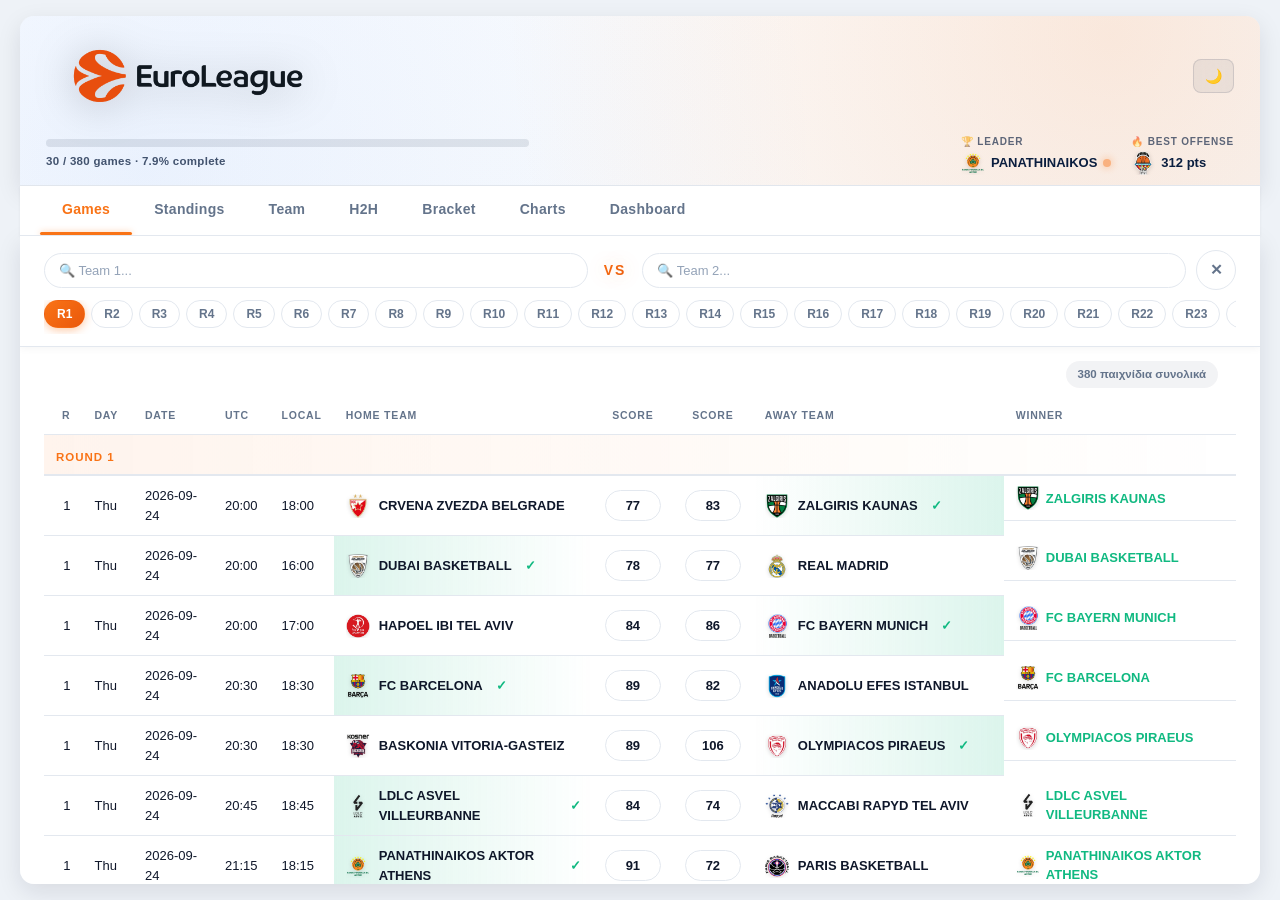
<file: index.html>
<!DOCTYPE html>
<html lang="en">
<head>
  <meta charset="UTF-8">
  <meta http-equiv="refresh" content="0; url=EuroLeague.html">
  <title>EuroLeague Tracker</title>
</head>
<body>
  <p>Loading... <a href="EuroLeague.html">Click here if not redirected</a></p>
</body>
</html>
</file>
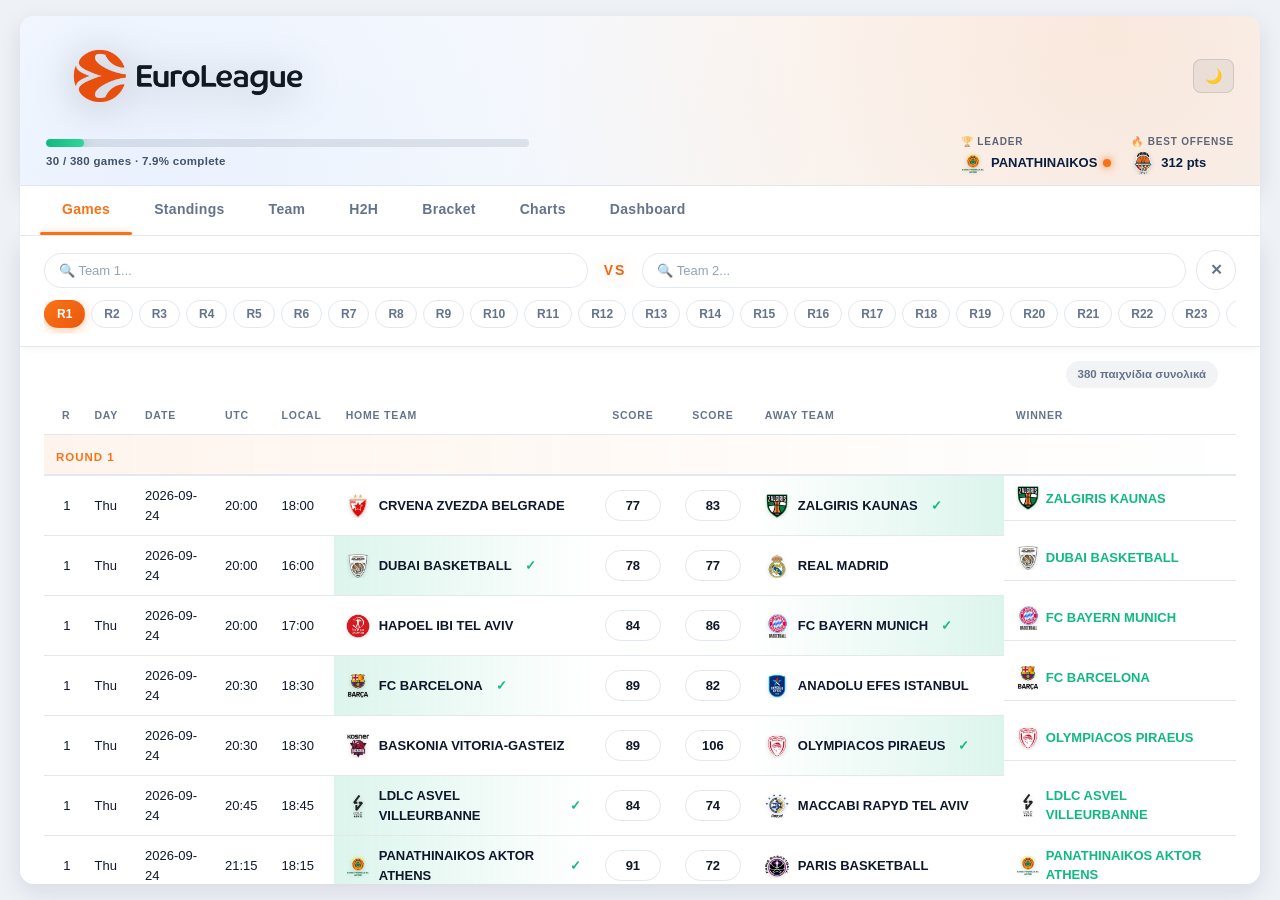
<file: EuroLeague.html>
<!DOCTYPE html>
<html lang="en" data-theme="light">
<head>
<meta charset="UTF-8">
<meta name="viewport" content="width=device-width, initial-scale=1.0">
<title>EuroLeague Tracker 3.0</title>
<link rel="stylesheet" href="css/style.css">
</head>
<body>
<div class="app">
  <header>
    <div class="header-top">
      <div class="header-left">
        <img class="el-logo" id="elLogo"
             src="Logos/EL/Euroleague.png"
             alt="EuroLeague"
             onerror="this.style.display='none'">
      </div>
      <div class="header-right">
        <div class="actions">
          <button id="btnTheme" title="Toggle theme">🌙</button>
        </div>
      </div>
    </div>
    <div class="header-stats">
      <div class="progress-wrap">
        <div class="progress-bar"><div class="progress-fill" id="progressFill" style="width:0%"></div></div>
        <span id="progressText">Loading…</span>
      </div>
      <div class="header-mini-stats" id="headerMiniStats"></div>
    </div>
  </header>
  <nav class="tabs">
    <button data-view="games" class="active">Games</button>
    <button data-view="standings">Standings</button>
    <button data-view="team">Team</button>
    <button data-view="h2h">H2H</button>
    <button data-view="bracket">Bracket</button>
    <button data-view="charts">Charts</button>
    <button data-view="dashboard">Dashboard</button>
    <span class="tab-underline"></span>
  </nav>
  <main>
    <div id="view-games" class="view active"></div>
    <div id="view-standings" class="view"></div>
    <div id="view-team" class="view"></div>
    <div id="view-h2h" class="view"></div>
    <div id="view-bracket" class="view"></div>
    <div id="view-charts" class="view"></div>
    <div id="view-dashboard" class="view"></div>
  </main>
</div>

<div class="toast" id="toast"></div>
<canvas id="confettiCanvas"></canvas>

<!-- Config + Data -->
<script src="js/config/config.js"></script>
<script src="js/config/data.js"></script>
<script src="js/data/team-advanced.js"></script>

<!-- Core -->
<script src="js/core/state.js"></script>
<script src="js/core/team-helpers.js"></script>
<script src="js/core/engine.js"></script>

<!-- Utils -->
<script src="js/utils/autocomplete.js"></script>
<script src="js/utils/konfetti.js"></script>

<!-- UI -->
<script src="js/ui/header.js"></script>

<!-- Views -->
<script src="js/views/games.js"></script>
<script src="js/views/standings.js"></script>
<script src="js/views/dashboard.js"></script>
<script src="js/views/h2h.js"></script>
<script src="js/views/team.js"></script>
<script src="js/views/charts.js"></script>
<script src="js/views/bracket.js"></script>
<script src="js/views/views.js"></script>

<!-- App -->
<script src="js/ui/app.js"></script>

</body>
</html>
</file>
<file: css/style.css>
/* ============================================================
   EUROLEAGUE TRACKER 3.0 — STYLES
   ============================================================ */

/* === 1. VARS / THEME === */
:root{
  --bg:#eef2f7; --card:#ffffff; --line:#e3e8ef;
  --primary:#0a1e3f; --primary-light:#1e4976;
  --accent:#f97316; --accent-dark:#ea580c; --win:#10b981;
  --text:#0f172a; --muted:#64748b; --muted2:#94a3b8;
  --shadow:0 1px 3px rgba(15,23,42,.06);
  --shadow-lg:0 8px 24px rgba(15,23,42,.10);
  --grad-header:linear-gradient(135deg,#ffffff 0%,#f8fafc 100%);
  --grad-accent:linear-gradient(135deg,#f97316 0%,#ea580c 100%);
  --grad-win:linear-gradient(135deg,#10b981 0%,#059669 100%);
  --hover:rgba(10,30,63,.05);
  --input-bg:#ffffff;
  --header-text:#0a1e3f;
  --toolbar-h:0px;
}
[data-theme="dark"]{
  --bg:#0b1220; --card:#111c2e; --line:#1f2c44;
  --primary:#93c5fd; --primary-light:#bfdbfe;
  --accent:#fb923c; --accent-dark:#f97316; --win:#34d399;
  --text:#e8eef7; --muted:#8fa3bd; --muted2:#64748b;
  --shadow:0 1px 3px rgba(0,0,0,.5);
  --shadow-lg:0 8px 32px rgba(0,0,0,.5);
  --grad-header:linear-gradient(135deg,#050f1f 0%,#0d2340 100%);
  --grad-accent:linear-gradient(135deg,#ea580c 0%,#c2410c 100%);
  --grad-win:linear-gradient(135deg,#059669 0%,#047857 100%);
  --hover:rgba(147,197,253,.06);
  --input-bg:#0b1220;
  --header-text:#e8eef7;
}

/* === 2. BASE === */
*{box-sizing:border-box;margin:0;padding:0}
html{height:100%}
html,body{transition:background .3s ease, color .3s ease}
body{font:14px/1.5 -apple-system,BlinkMacSystemFont,"Segoe UI",Roboto,sans-serif;
     background:var(--bg);color:var(--text);
     padding:16px 20px;height:100vh;overflow:hidden}
.app{max-width:1320px;margin:0 auto;height:100%;
     display:flex;flex-direction:column}

/* === 3. HEADER === */
header{background:var(--grad-header);color:var(--header-text);
       padding:10px 26px;border-radius:14px 14px 0 0;
       box-shadow:var(--shadow-lg);position:relative;overflow:hidden;
       flex-shrink:0;
       border-bottom:1px solid var(--line)}
[data-theme="dark"] header{border-bottom:1px solid rgba(255,255,255,.06)}
header::before{content:"";position:absolute;inset:0;
  background:radial-gradient(circle at 88% 12%, rgba(249,115,22,.14), transparent 55%),
             radial-gradient(circle at 10% 90%, rgba(59,130,246,.10), transparent 60%);
  pointer-events:none}
.header-top{display:flex;justify-content:space-between;align-items:center;
            position:relative;z-index:1;gap:12px;flex-wrap:wrap}
.header-left{display:flex;align-items:center;gap:18px;flex-wrap:wrap}
.header-right{display:flex;align-items:center;gap:14px;flex-wrap:wrap}

.el-logo{height:160px;width:auto;display:block;flex-shrink:0;
  filter:drop-shadow(0 4px 20px rgba(0,0,0,.25));
  transition:transform .25s ease;
  margin:-30px 0 -30px 0}
[data-theme="dark"] .el-logo{
  filter:drop-shadow(0 4px 20px rgba(0,0,0,.55))
}
.el-logo:hover{transform:scale(1.04)}
@media(max-width:900px){.el-logo{height:110px;margin:-20px 0 -20px 0}}
@media(max-width:640px){.el-logo{height:80px;margin:-15px 0 -15px 0}}

header .actions{display:flex;gap:8px;flex-wrap:wrap}
header .actions button{background:rgba(10,30,63,.06);color:var(--header-text);
  border:1px solid rgba(10,30,63,.12);
  padding:8px 14px;border-radius:8px;cursor:pointer;font-size:12.5px;
  font-weight:600;backdrop-filter:blur(8px);
  transition:all .2s;display:inline-flex;align-items:center;gap:6px}
[data-theme="dark"] header .actions button{
  background:rgba(255,255,255,.10);
  border:1px solid rgba(255,255,255,.14);color:#fff;
}
header .actions button:hover{
  background:rgba(249,115,22,.18);
  border-color:rgba(249,115,22,.4);transform:translateY(-1px)}
header .actions button#btnTheme{padding:8px 11px;font-size:14px}

.header-stats{position:relative;z-index:1;margin-top:8px;
  display:grid;grid-template-columns:1.4fr 2fr;gap:16px;align-items:center}
@media (max-width:720px){.header-stats{grid-template-columns:1fr}}
.progress-wrap{display:flex;flex-direction:column;gap:6px}
.progress-bar{height:8px;background:rgba(10,30,63,.10);
  border-radius:99px;overflow:hidden}
[data-theme="dark"] .progress-bar{background:rgba(255,255,255,.14)}
.progress-fill{height:100%;background:linear-gradient(90deg,#10b981,#34d399);
  border-radius:99px;transition:width .5s ease;
  box-shadow:0 0 12px rgba(16,185,129,.5)}
#progressText{font-size:11.5px;opacity:.75;font-weight:600;letter-spacing:.3px}
.header-mini-stats{display:flex;gap:20px;flex-wrap:wrap;justify-content:flex-end}
@media (max-width:720px){.header-mini-stats{justify-content:flex-start}}
.mini-stat{display:flex;flex-direction:column;gap:2px}
.mini-stat .lbl{font-size:10px;text-transform:uppercase;letter-spacing:.8px;
  opacity:.65;font-weight:700;display:flex;align-items:center;gap:4px}
.mini-stat .val{font-size:13px;font-weight:700;display:flex;align-items:center;gap:6px}
.mini-stat .val .dot{width:8px;height:8px;border-radius:50%;
  background:var(--accent);box-shadow:0 0 8px var(--accent);
  animation:pulse 2s infinite}
@keyframes pulse{0%,100%{opacity:1}50%{opacity:.45}}

/* === 4. TABS === */
nav.tabs{display:flex;background:var(--card);border-bottom:1px solid var(--line);
         padding:0 20px;box-shadow:var(--shadow);position:relative;z-index:2;
         transition:background .3s;flex-shrink:0;overflow-x:auto}
nav.tabs button{background:none;border:0;padding:15px 22px;font-size:14px;
  font-weight:700;color:var(--muted);cursor:pointer;
  border-bottom:3px solid transparent;transition:all .2s;
  letter-spacing:.3px;position:relative;white-space:nowrap}
nav.tabs button:hover{color:var(--text)}
nav.tabs button.active{color:var(--accent);border-bottom-color:transparent}

/* Sliding underline */
nav.tabs .tab-underline{
  position:absolute;
  bottom:0;
  height:3px;
  background:var(--accent);
  border-radius:99px;
  box-shadow:0 0 6px rgba(249,115,22,.4);
  transition:left .35s cubic-bezier(.4,0,.2,1),
             width .35s cubic-bezier(.4,0,.2,1);
  pointer-events:none;
  z-index:5;
}

/* === 5. MAIN === */
main{background:var(--card);border-radius:0 0 14px 14px;padding:0;
     box-shadow:var(--shadow-lg);transition:background .3s;
     flex:1;overflow-y:auto;overflow-x:hidden;position:relative}
main::-webkit-scrollbar{width:10px}
main::-webkit-scrollbar-track{background:transparent}
main::-webkit-scrollbar-thumb{background:var(--line);border-radius:99px;
  border:2px solid var(--card)}
main::-webkit-scrollbar-thumb:hover{background:var(--muted2)}

.view{display:none;padding:24px}
.view.active{display:block;animation:fadeIn .35s ease}
@keyframes fadeIn{from{opacity:0;transform:translateY(6px)}to{opacity:1;transform:none}}

/* === 6. TABLES === */
table{width:100%;border-collapse:collapse;font-size:13px}
th,td{padding:10px 12px;text-align:left;border-bottom:1px solid var(--line)}

th{background:var(--card);font-weight:700;color:var(--muted);font-size:10.5px;
   text-transform:uppercase;letter-spacing:.8px;
   position:sticky;
   top:0;
   z-index:20;
   box-shadow:0 1px 0 var(--line)}

/* ΜΟΝΟ στο Games view να λαμβάνει υπόψη το toolbar */
#view-games th{
  top:var(--toolbar-h, 0px);
}

tbody tr{transition:background .15s}
tbody tr:hover td{background:var(--hover)}
td.num,th.num{text-align:right;font-variant-numeric:tabular-nums}
td.center,th.center{text-align:center}

/* === 7. LOGOS & TEAM CELL === */
.team-cell{display:flex;align-items:center;gap:9px;font-weight:600}
.logo{width:24px;height:24px;display:inline-flex;align-items:center;
      justify-content:center;flex-shrink:0;overflow:hidden;
      transition:transform .3s cubic-bezier(0.34, 1.56, 0.64, 1),
                 filter .3s ease}
.logo img{width:100%;height:100%;object-fit:contain;
  filter:drop-shadow(0 1px 2px rgba(0,0,0,.15))}
.team-cell:hover .logo{transform:scale(1.25) rotate(-3deg);
  filter:drop-shadow(0 4px 12px rgba(249,115,22,.4))}
.logo.fallback{border-radius:50%;color:#fff;font-size:9px;font-weight:800;
  width:22px;height:22px;box-shadow:inset 0 0 0 1px rgba(255,255,255,.2)}

.mini-stat:hover .logo{transform:scale(1.3) rotate(5deg)}

/* === 8. SCORE INPUTS === */
.score{width:56px;padding:7px 8px;background:var(--input-bg);color:var(--text);
       border:1.5px solid var(--line);border-radius:99px;text-align:center;
       font-size:13px;font-weight:700;font-variant-numeric:tabular-nums;
       transition:all .2s}
.score:hover{border-color:var(--muted2)}
.score:focus{outline:none;border-color:var(--accent);
  box-shadow:0 0 0 3px rgba(249,115,22,.18);transform:scale(1.05)}
.score[readonly]{opacity:.7;cursor:not-allowed}
.score::-webkit-outer-spin-button,.score::-webkit-inner-spin-button{-webkit-appearance:none;margin:0}
.score[type=number]{-moz-appearance:textfield}

/* === 9. WINNER HIGHLIGHT === */
tr.winner-home td.home-col{background:linear-gradient(90deg, rgba(16,185,129,.15) 0%, transparent 100%);
  font-weight:700}
tr.winner-away td.away-col{background:linear-gradient(270deg, rgba(16,185,129,.15) 0%, transparent 100%);
  font-weight:700}
tr.winner-home td.home-col .team-cell::after{content:"✓";color:var(--win);font-weight:900;margin-left:4px}
tr.winner-away td.away-col .team-cell::after{content:"✓";color:var(--win);font-weight:900;margin-left:4px}
.winner-cell{font-weight:700;color:var(--win);display:flex;align-items:center;gap:6px}

/* === 10. L10 === */
.l10 span{display:inline-block;width:16px;height:16px;line-height:16px;text-align:center;
  border-radius:5px;font-size:9.5px;font-weight:800;margin-right:2px;color:#fff;
  box-shadow:0 1px 3px rgba(0,0,0,.15)}
.l10 .W{background:var(--grad-win)}
.l10 .L{background:var(--grad-accent)}

/* === 11. STICKY TOOLBAR === */
.sticky-toolbar{
  position:sticky;
  top:0;
  z-index:25;
  background:var(--card);
  margin:-24px -24px 8px -24px;
  padding:14px 24px 12px 24px;
  border-bottom:1px solid var(--line);
  box-shadow:0 2px 8px rgba(0,0,0,.04);
}
.sticky-toolbar .h2h-search{
  margin-bottom:10px;
}
.sticky-toolbar .round-nav{
  padding:0 0 6px 0;
}

/* === ROUND NAV === */
.round-nav{display:flex;gap:6px;overflow-x:auto;
  scrollbar-width:thin;position:relative}
.round-nav::-webkit-scrollbar{height:6px}
.round-nav::-webkit-scrollbar-thumb{background:var(--line);border-radius:99px}
.round-nav button{flex-shrink:0;background:var(--card);border:1px solid var(--line);
  color:var(--muted);padding:6px 12px;border-radius:99px;font-size:12px;
  font-weight:700;cursor:pointer;transition:all .15s}
.round-nav button:hover{border-color:var(--accent);color:var(--accent);
  transform:translateY(-1px)}
.round-nav button.active{background:var(--grad-accent);color:#fff;
  border-color:transparent;box-shadow:0 2px 10px rgba(249,115,22,.4)}

/* === ROUND SEPARATOR === */
.round-sep td{background:linear-gradient(90deg, rgba(249,115,22,.08), transparent);
  font-weight:800;color:var(--accent);font-size:11.5px;letter-spacing:1px;
  text-transform:uppercase;padding:14px 12px 8px;border-bottom:2px solid var(--line)}

/* === 12. RANK & ZONES === */
.rank{font-weight:800}
.qual{color:#10b981}
.playin{color:#f59e0b}
.standings-row{position:relative}

/* Rank cell — grid 2 στηλών: [arrow] [num] */
.rank-cell{
  display:inline-grid;
  grid-template-columns:14px 22px;   /* σταθερό πλάτος στηλών */
  align-items:center;
  justify-content:center;
  column-gap:4px;
}

/* Στήλη 1: βελάκι */
.rank-arrow{
  font-size:10px;
  font-weight:900;
  line-height:1;
  text-align:center;
  display:inline-block;
}
.rank-arrow.up{color:#10b981}
.rank-arrow.down{color:#ef4444}

/* Στήλη 2: αριθμός */
.rank-num{
  text-align:center;
  font-weight:800;
  font-variant-numeric:tabular-nums;
}

.standings-row.clickable-row{cursor:pointer}
.standings-row.clickable-row:hover td{
  background:linear-gradient(90deg, rgba(249,115,22,.06), transparent);
}

/* === 13. SEARCH / TOOLBAR === */
.toolbar{display:flex;gap:12px;align-items:center;margin-bottom:16px;flex-wrap:wrap}
.search-input{flex:1;min-width:200px;max-width:340px;padding:9px 14px;
  background:var(--input-bg);color:var(--text);border:1.5px solid var(--line);
  border-radius:99px;font-size:13px;transition:all .2s}
.search-input:focus{outline:none;border-color:var(--accent);
  box-shadow:0 0 0 3px rgba(249,115,22,.15)}
.search-input::placeholder{color:var(--muted2)}
.legend{display:flex;gap:16px;font-size:11.5px;color:var(--muted);
  font-weight:600;margin-left:auto}
.legend span{display:flex;align-items:center;gap:6px}
.legend .swatch{width:10px;height:10px;border-radius:3px}

/* === 14. DASHBOARD === */
.dash-grid{display:grid;grid-template-columns:repeat(auto-fit,minmax(260px,1fr));gap:16px}
.stat-card{background:var(--card);border:1px solid var(--line);border-radius:14px;
  padding:18px;box-shadow:var(--shadow);position:relative;overflow:hidden;
  transition:transform .2s, box-shadow .2s}
.stat-card:hover{
  transform:translateY(-6px) scale(1.02);
  box-shadow:0 12px 32px rgba(15,23,42,.15);
}
[data-theme="dark"] .stat-card:hover{
  box-shadow:0 12px 40px rgba(0,0,0,.65);
}
.stat-card::before{content:"";position:absolute;top:0;left:0;right:0;height:3px;
  background:linear-gradient(135deg, var(--primary) 0%, var(--primary-light) 100%)}
.stat-card.accent::before{background:var(--grad-accent)}
.stat-card.win::before{background:var(--grad-win)}
.stat-card .label{font-size:10.5px;text-transform:uppercase;color:var(--muted);
  letter-spacing:1px;font-weight:800;display:flex;align-items:center;gap:6px}
.stat-card .label .icon{font-size:14px}
.stat-card .value{font-size:16px;font-weight:800;margin-top:10px;color:var(--text);
  display:flex;align-items:center;gap:10px;line-height:1.2}
.stat-card .sub{font-size:12px;color:var(--muted);margin-top:6px;font-weight:600}

/* === 15. TOAST === */
.toast{position:fixed;bottom:24px;left:50%;
  transform:translateX(-50%) translateY(20px);
  background:linear-gradient(135deg,#0a1e3f 0%,#123a63 100%);
  color:#fff;padding:12px 24px;border-radius:10px;
  font-size:13px;font-weight:600;opacity:0;transition:all .3s;
  pointer-events:none;box-shadow:var(--shadow-lg);z-index:100}
.toast.show{opacity:1;transform:translateX(-50%) translateY(0)}

/* === 16. EMPTY === */
.empty{color:var(--muted);text-align:center;padding:60px 20px;font-weight:600}
.empty .icon{font-size:48px;display:block;margin-bottom:12px;opacity:.4}

/* === STREAK BADGE === */
.streak{
  display:inline-flex;align-items:center;justify-content:center;
  min-width:32px;padding:3px 8px;border-radius:6px;
  font-size:11px;font-weight:800;letter-spacing:.5px;
  background:rgba(148,163,184,.15);color:var(--muted);
  transition:transform .15s;
}
.streak:hover{transform:scale(1.08)}
.streak.streak-w{
  background:linear-gradient(135deg,#10b981 0%,#059669 100%);
  color:#fff;box-shadow:0 2px 8px rgba(16,185,129,.35);
}
.streak.streak-l{
  background:linear-gradient(135deg,#f97316 0%,#ea580c 100%);
  color:#fff;box-shadow:0 2px 8px rgba(249,115,22,.35);
}

/* === H2H SEARCH === */
.h2h-search{
  display:grid;
  grid-template-columns:minmax(0, 1fr) auto minmax(0, 1fr) auto;
  gap:10px;
  align-items:center;
  margin-bottom:14px;
}
.h2h-input{
  width:100%;padding:9px 14px;
  background:var(--input-bg);color:var(--text);
  border:1.5px solid var(--line);border-radius:99px;
  font-size:13px;font-weight:600;transition:all .2s;
}
.h2h-input:hover{border-color:var(--muted2)}
.h2h-input:focus{outline:none;border-color:var(--accent);
  box-shadow:0 0 0 3px rgba(249,115,22,.15)}
.h2h-input::placeholder{color:var(--muted2);font-weight:500}
.h2h-vs{
  font-weight:900;font-size:14px;letter-spacing:2px;color:var(--accent);
  padding:0 6px;background:var(--grad-accent);
  -webkit-background-clip:text;background-clip:text;
  -webkit-text-fill-color:transparent;
  text-shadow:0 0 20px rgba(249,115,22,.3);
}
.h2h-clear{
  width:40px;height:40px;padding:0;
  border:1.5px solid var(--line);border-radius:99px;
  background:var(--card);color:var(--muted);
  font-size:15px;font-weight:800;cursor:pointer;
  transition:all .25s;
  display:inline-flex;align-items:center;justify-content:center;
}
.h2h-clear:hover{
  border-color:var(--accent);background:var(--grad-accent);
  color:#fff;transform:rotate(90deg) scale(1.05);
  box-shadow:0 4px 12px rgba(249,115,22,.35);
}

/* === H2H INFO BAR === */
.h2h-info{
  display:flex;align-items:center;gap:16px;
  margin-bottom:6px;padding:6px 18px 4px 18px;
  font-size:13px;color:var(--muted);font-weight:600;
  flex-wrap:wrap;min-height:0;
}
.h2h-info:empty{display:none}
.h2h-badge{
  display:inline-flex;align-items:center;gap:10px;
  background:var(--card);border:1px solid var(--line);
  border-radius:99px;padding:6px 14px;
}
.h2h-badge .h2h-team{
  display:inline-flex;align-items:center;gap:6px;
  font-weight:800;color:var(--text);font-size:12.5px;
}
.h2h-score-badge{
  padding:3px 12px;background:var(--grad-accent);
  color:#fff;border-radius:99px;font-weight:900;
  font-size:12.5px;letter-spacing:.5px;
  box-shadow:0 2px 8px rgba(249,115,22,.4);
}
.h2h-leader{color:var(--text)}
.h2h-leader b{color:var(--accent)}
.h2h-count{
  margin-left:auto;font-size:11.5px;padding:5px 12px;
  background:var(--hover);border-radius:99px;font-weight:700;
}

/* === H2H VIEW === */
.h2h-header{
  display:grid;grid-template-columns:1fr auto 1fr;
  gap:20px;align-items:center;padding:24px;
  background:linear-gradient(135deg, var(--card) 0%, var(--bg) 100%);
  border:1px solid var(--line);border-radius:16px;
  box-shadow:var(--shadow);margin-bottom:24px;
}
.h2h-side{
  display:flex;flex-direction:column;align-items:center;
  gap:6px;text-align:center;
}
.h2h-big-logo .logo{width:72px !important;height:72px !important}
.h2h-team-name{
  font-size:14px;font-weight:800;color:var(--text);
  letter-spacing:.3px;max-width:180px;line-height:1.2;
}
.h2h-team-wins{
  font-size:42px;font-weight:900;line-height:1;
  background:var(--grad-header);
  -webkit-background-clip:text;background-clip:text;
  -webkit-text-fill-color:transparent;
}
[data-theme="dark"] .h2h-team-wins{
  background:linear-gradient(135deg,#93c5fd,#e8eef7);
  -webkit-background-clip:text;background-clip:text;
  -webkit-text-fill-color:transparent;
}
.h2h-team-wins-label{
  font-size:10.5px;text-transform:uppercase;
  color:var(--muted);letter-spacing:1px;font-weight:700;
}
.h2h-team-pf{
  font-size:12px;color:var(--muted);font-weight:600;margin-top:4px;
}
.h2h-center{
  display:flex;flex-direction:column;align-items:center;
  gap:8px;padding:0 20px;
}
.h2h-vs-big{
  font-size:28px;font-weight:900;letter-spacing:3px;
  background:var(--grad-accent);
  -webkit-background-clip:text;background-clip:text;
  -webkit-text-fill-color:transparent;
}
.h2h-total-games{font-size:11.5px;color:var(--muted);font-weight:700}
.h2h-leader-big{
  font-size:13px;font-weight:800;color:var(--accent);
  text-align:center;padding:6px 14px;
  background:var(--hover);border-radius:99px;
}
.h2h-draw{color:var(--muted)}
.h2h-pending{color:var(--muted2);font-style:italic}
.h2h-diff{font-size:12px;color:var(--muted);font-weight:700}
.h2h-section-title{
  font-size:14px;font-weight:800;color:var(--text);
  margin-bottom:12px;padding-bottom:8px;
  border-bottom:2px solid var(--line);
}
.h2h-table{width:100%;border-collapse:collapse;font-size:13px}

/* === AUTOCOMPLETE === */
.ac-wrapper{position:relative;width:100%}
.ac-dropdown{
  position:absolute;top:calc(100% + 6px);left:0;right:0;
  background:var(--card);border:1.5px solid var(--line);
  border-radius:12px;box-shadow:0 8px 24px rgba(15,23,42,.15);
  max-height:280px;overflow-y:auto;z-index:1000;padding:6px;
  animation:acFadeIn .12s ease;
}
[data-theme="dark"] .ac-dropdown{box-shadow:0 8px 32px rgba(0,0,0,.6)}
@keyframes acFadeIn{
  from{opacity:0;transform:translateY(-4px)}
  to{opacity:1;transform:none}
}
.ac-dropdown::-webkit-scrollbar{width:6px}
.ac-dropdown::-webkit-scrollbar-thumb{background:var(--line);border-radius:99px}
.ac-item{
  display:flex;align-items:center;gap:10px;
  padding:9px 12px;border-radius:8px;cursor:pointer;
  transition:background .12s;font-size:13px;font-weight:600;
  color:var(--text);user-select:none;
}
.ac-item:hover,
.ac-item.ac-active{
  background:linear-gradient(90deg,
    rgba(249,115,22,.15) 0%,
    rgba(249,115,22,.05) 100%);
}
.ac-item .ac-logo .logo{width:20px;height:20px;flex-shrink:0}
.ac-item .ac-name{
  white-space:nowrap;overflow:hidden;text-overflow:ellipsis;
}
.ac-item .ac-name mark{
  background:var(--accent);color:#fff;padding:0 3px;
  border-radius:3px;font-weight:800;
}

/* Autocomplete wrapper μέσα στο .toolbar (standings) */
.toolbar .ac-wrapper{flex:1;min-width:200px;max-width:340px}
.toolbar .ac-wrapper .search-input{
  width:100%;min-width:0;max-width:none;flex:none;
}

/* === BRACKET VIEW === */
.bracket-header{text-align:center;margin-bottom:24px}
.bracket-header h2{
  font-size:22px;font-weight:800;color:var(--text);
  letter-spacing:.5px;margin-bottom:4px;
}
.bracket-header p{font-size:13px;color:var(--muted);font-weight:600}

.bracket{
  display:grid;grid-template-columns:1fr 1fr 1.2fr 1fr 1fr;
  gap:16px;align-items:center;margin-bottom:32px;
}
@media(max-width:900px){.bracket{grid-template-columns:1fr;gap:20px}}

.bracket-round{display:flex;flex-direction:column;gap:12px}
.bracket-round-title{
  font-size:10.5px;font-weight:800;text-transform:uppercase;
  letter-spacing:1.2px;color:var(--accent);text-align:center;
  margin-bottom:6px;
}
.bracket-match{
  display:flex;flex-direction:column;gap:6px;padding:10px;
  background:linear-gradient(135deg, var(--card) 0%, var(--bg) 100%);
  border:1px solid var(--line);border-radius:10px;
  box-shadow:var(--shadow);
}
.bracket-team{
  display:grid;grid-template-columns:24px 24px 1fr auto;
  align-items:center;gap:8px;padding:6px 8px;
  background:var(--card);border-radius:6px;
  border:1px solid var(--line);font-size:12px;
  font-weight:600;transition:all .2s;
}
.bracket-team:hover{border-color:var(--accent);transform:translateX(2px)}
.bracket-team.empty{
  opacity:.35;font-style:italic;justify-content:center;display:flex;
}
.bracket-team:hover .bracket-logo .logo,
.playin-team:hover .bracket-logo .logo{
  transform:scale(1.35) rotate(8deg);
  filter:drop-shadow(0 3px 8px rgba(249,115,22,.5));
}
.bracket-rank{
  display:inline-flex;align-items:center;justify-content:center;
  width:22px;height:22px;border-radius:50%;
  background:var(--grad-accent);color:#fff;
  font-size:10.5px;font-weight:800;
}
.bracket-logo .logo{width:20px !important;height:20px !important}
.bracket-name{
  font-size:11.5px;font-weight:700;color:var(--text);
  white-space:nowrap;overflow:hidden;text-overflow:ellipsis;
}
.bracket-record{
  font-size:10.5px;color:var(--muted);font-weight:700;
  padding:2px 6px;background:var(--hover);border-radius:4px;
}

/* Semis & Final */
.bracket-slot{
  display:flex;flex-direction:column;gap:10px;padding:14px;
  background:linear-gradient(135deg, rgba(249,115,22,.05), transparent);
  border:2px dashed var(--line);border-radius:12px;
  min-height:120px;justify-content:center;
}
.bracket-slot-final{
  background:linear-gradient(135deg, rgba(249,115,22,.12), rgba(249,115,22,.02));
  border-color:var(--accent);min-height:160px;
}
.bracket-slot-label{
  text-align:center;font-size:11px;font-weight:700;
  color:var(--muted);font-style:italic;
}
.bracket-slot-vs{
  text-align:center;font-size:14px;font-weight:900;
  letter-spacing:2px;background:var(--grad-accent);
  -webkit-background-clip:text;background-clip:text;
  -webkit-text-fill-color:transparent;
}

/* Play-In */
.playin-section{
  background:linear-gradient(135deg, rgba(245,158,11,.06), transparent);
  border:1px solid var(--line);border-radius:14px;
  padding:20px;margin-bottom:20px;
}
.playin-grid{
  display:grid;grid-template-columns:1fr 1fr;gap:16px;margin-top:12px;
}
@media(max-width:720px){.playin-grid{grid-template-columns:1fr}}
.playin-match{
  display:flex;flex-direction:column;gap:6px;padding:12px;
  background:var(--card);border:1px solid var(--line);
  border-radius:10px;
}
.playin-match-label{
  font-size:10.5px;font-weight:700;color:var(--muted);
  text-transform:uppercase;letter-spacing:.8px;
  margin-bottom:6px;text-align:center;
}
.playin-team{
  display:grid;grid-template-columns:24px 24px 1fr auto;
  align-items:center;gap:8px;padding:8px 10px;
  background:var(--bg);border-radius:6px;
  border:1px solid var(--line);font-size:12px;
  font-weight:600;transition:all .2s;
}
.playin-team:hover{border-color:#f59e0b;transform:translateX(2px)}
.playin-team.empty{
  opacity:.35;font-style:italic;justify-content:center;display:flex;
}
.playin-team .bracket-rank{
  background:linear-gradient(135deg,#f59e0b,#d97706);
}
.bracket-note{
  text-align:center;font-size:12px;color:var(--muted);
  padding:12px 20px;background:var(--hover);
  border-radius:10px;font-weight:600;
}
.bracket-note b{color:var(--accent)}

/* Real Bracket */
.bracket-team.winner{
  background:linear-gradient(90deg, rgba(16,185,129,.12), transparent);
  border-color:var(--win);
}
.bracket-team.winner .bracket-score{color:var(--win);font-weight:900}
.bracket-score{
  font-size:14px;font-weight:800;color:var(--muted);
  padding:2px 8px;min-width:32px;text-align:center;
  font-variant-numeric:tabular-nums;
}
.bracket-game-date{
  font-size:10.5px;color:var(--muted2);text-align:center;
  padding:4px 0 2px 0;font-weight:600;letter-spacing:.5px;
}

/* === TEAM PAGE === */
.team-page-selector{
  display:flex;align-items:center;gap:12px;margin-bottom:20px;
}
.team-page-selector label{
  font-size:12.5px;font-weight:700;color:var(--muted);
  text-transform:uppercase;letter-spacing:.8px;white-space:nowrap;
}
.team-page-selector .ac-wrapper{flex:1;max-width:400px}

.team-page-header{
  display:flex;align-items:center;gap:24px;padding:24px;
  background:linear-gradient(135deg, var(--card) 0%, var(--bg) 100%);
  border:1px solid var(--line);border-radius:16px;
  box-shadow:var(--shadow);margin-bottom:20px;
}
/* Team color gradient background σε όλο το view */
#view-team{
  position:relative;
  background:linear-gradient(160deg,
    color-mix(in srgb, var(--team-color, var(--accent)) 6%, transparent) 0%,
    transparent 55%);
  transition:background .4s ease;
}

/* Hero header με team color */
.team-page-hero{
  background:linear-gradient(135deg,
    color-mix(in srgb, var(--team-color) 88%, black) 0%,
    var(--team-color) 45%,
    color-mix(in srgb, var(--team-color) 75%, white) 100%);
  border:none;
  color:#fff;
  box-shadow:0 8px 32px color-mix(in srgb, var(--team-color) 30%, transparent);
  animation:heroFadeIn .5s ease-out;      /* 👈 ΝΕΟ */
}

/* Λευκά κείμενα μέσα στο hero */
.team-page-hero .team-page-name{color:#fff}
.team-page-hero .team-page-record{color:rgba(255,255,255,.95)}
.team-page-hero .team-page-pct{color:rgba(255,255,255,.95)}
.team-page-hero .team-page-rank{
  background:rgba(255,255,255,.22);
  color:#fff;
  backdrop-filter:blur(4px);
}
.team-page-hero .team-page-rank.qual,
.team-page-hero .team-page-rank.playin,
.team-page-hero .team-page-rank.zone-out{
  background:rgba(255,255,255,.22);
  color:#fff;
}

/* Logo με λευκή λάμψη + float animation + glow on hover */
.team-page-hero .team-page-logo .logo{
  filter:drop-shadow(0 6px 20px rgba(0,0,0,.35));
  animation:logoFloat 3.5s ease-in-out infinite;
  transition:filter .35s ease;
}
.team-page-hero:hover .team-page-logo .logo{
  filter:drop-shadow(0 6px 20px rgba(0,0,0,.35))
         drop-shadow(0 0 28px rgba(255,255,255,.65));
}

/* Animation: fade-in όταν αλλάζει ομάδα */
@keyframes heroFadeIn{
  from{
    opacity:0;
    transform:translateY(-8px);
  }
  to{
    opacity:1;
    transform:translateY(0);
  }
}

/* Animation: logo float (απαλό πάνω-κάτω) */
@keyframes logoFloat{
  0%, 100%{ transform:translateY(0); }
  50%     { transform:translateY(-6px); }
}

/* Respect user's motion preferences */
@media (prefers-reduced-motion: reduce){
  .team-page-hero{ animation:none }
  .team-page-hero .team-page-logo .logo{ animation:none }
}

/* Mobile — πιο αργό float */
@media(max-width:640px){
  .team-page-hero .team-page-logo .logo{
    animation-duration:4s;
  }
}

/* Dark mode tweaks */
[data-theme="dark"] .team-page-hero{
  background:linear-gradient(135deg,
    color-mix(in srgb, var(--team-color) 60%, black) 0%,
    color-mix(in srgb, var(--team-color) 80%, black) 50%,
    color-mix(in srgb, var(--team-color) 70%, white) 100%);
}
[data-theme="dark"] #view-team{
  background:linear-gradient(160deg,
    color-mix(in srgb, var(--team-color, var(--accent)) 10%, transparent) 0%,
    transparent 55%);
}
.team-page-logo .logo{width:96px !important;height:96px !important}
@media(max-width:640px){
  .team-page-logo .logo{width:64px !important;height:64px !important}
  .team-page-header{padding:16px;gap:16px}
}
.team-page-info{flex:1;min-width:0}
.team-page-name{
  font-size:24px;font-weight:800;color:var(--text);
  letter-spacing:.3px;margin-bottom:8px;line-height:1.2;
}
.team-page-meta{display:flex;gap:16px;align-items:center;flex-wrap:wrap}
.team-page-rank{
  font-size:14px;font-weight:800;padding:4px 12px;border-radius:99px;
  background:var(--hover);
}
.team-page-rank.qual{color:#10b981;background:rgba(16,185,129,.1)}
.team-page-rank.playin{color:#f59e0b;background:rgba(245,158,11,.1)}
.team-page-record{font-size:14px;font-weight:700;color:var(--text)}
.team-page-pct{font-size:14px;font-weight:700;color:var(--accent)}

.team-page-stats{
  display:grid;grid-template-columns:repeat(auto-fit,minmax(120px,1fr));
  gap:12px;margin-bottom:24px;
}
.team-stat-card{
  background:var(--card);border:1px solid var(--line);
  border-radius:12px;padding:14px 16px;text-align:center;
  transition:transform .2s, border-color .2s;
}
.team-stat-card:hover{transform:translateY(-2px);border-color:var(--accent)}
.team-stat-label{
  font-size:10px;font-weight:800;color:var(--muted);
  text-transform:uppercase;letter-spacing:1px;margin-bottom:6px;
}
.team-stat-value{
  font-size:22px;font-weight:900;color:var(--text);line-height:1.1;
}
.team-stat-value.positive{color:#10b981}
.team-stat-value.negative{color:#f97316}

.team-section-title{
  font-size:14px;font-weight:800;color:var(--text);
  margin-bottom:12px;padding-bottom:8px;
  border-bottom:2px solid var(--line);margin-top:24px;
}

.team-upcoming{display:flex;flex-direction:column;gap:6px;margin-bottom:16px}
.team-upcoming-row{
  display:grid;grid-template-columns:60px 100px 60px 40px 1fr;
  align-items:center;gap:12px;padding:10px 16px;
  background:var(--card);border:1px solid var(--line);
  border-radius:10px;font-size:13px;transition:all .2s;
}
.team-upcoming-row:hover{border-color:var(--accent);transform:translateX(2px)}
.team-upcoming-round{font-weight:800;color:var(--accent);font-size:12px}
.team-upcoming-date{font-weight:700;color:var(--text);font-size:12px}
.team-upcoming-time{
  font-weight:600;color:var(--muted);font-size:12px;
  font-variant-numeric:tabular-nums;
}
.team-upcoming-vs{font-size:16px;text-align:center}
.team-upcoming-team{
  font-weight:700;display:flex;align-items:center;gap:8px;
}
.team-upcoming-more{
  text-align:center;font-size:12px;color:var(--muted);
  font-style:italic;padding:8px;
}
.team-empty{
  padding:24px;text-align:center;color:var(--muted);
  font-style:italic;background:var(--hover);border-radius:10px;
}

.team-page-table{width:100%;border-collapse:collapse;font-size:13px}
.team-page-table .team-future-row{opacity:.7}

/* === CONFETTI CANVAS === */
#confettiCanvas{
  position:fixed;top:0;left:0;
  width:100vw;height:100vh;
  pointer-events:none;z-index:9999;display:none;
}
#confettiCanvas.active{display:block}

/* === CHARTS VIEW === */
.charts-header{text-align:center;margin-bottom:24px}
.charts-header h2{
  font-size:22px;font-weight:800;color:var(--text);
  letter-spacing:.5px;margin-bottom:4px;
}
.charts-header p{font-size:13px;color:var(--muted);font-weight:600}

.chart-card{
  background:var(--card);border:1px solid var(--line);
  border-radius:14px;padding:20px;margin-bottom:20px;
  box-shadow:var(--shadow);transition:box-shadow .2s;
}
.chart-card:hover{box-shadow:var(--shadow-lg)}

.chart-title{
  font-size:14px;font-weight:800;color:var(--text);
  margin-bottom:4px;letter-spacing:.3px;
}
.chart-subtitle{
  font-size:12px;color:var(--muted);font-weight:600;margin-bottom:16px;
}
.chart-svg{width:100%;height:auto;display:block}
.chart-axis-text{
  font-size:10.5px;font-weight:700;fill:var(--muted);
  font-family:inherit;
}
.chart-grid{
  stroke:var(--line);stroke-width:1;
  stroke-dasharray:3,4;opacity:.6;
}
.chart-axis-line{stroke:var(--line);stroke-width:1}
.chart-team-label{
  font-size:11.5px;font-weight:700;fill:var(--text);font-family:inherit;
}
.chart-value-text{
  font-size:11.5px;font-weight:800;fill:var(--text);
  font-family:inherit;font-variant-numeric:tabular-nums;
}
.chart-empty{
  text-align:center;padding:40px 20px;color:var(--muted);
  font-style:italic;font-size:13px;
}
.chart-legend{
  display:flex;gap:20px;justify-content:center;margin-top:12px;
  font-size:11.5px;color:var(--muted);font-weight:700;flex-wrap:wrap;
}
.chart-legend span{display:inline-flex;align-items:center;gap:6px}
.legend-dot{
  width:10px;height:10px;border-radius:50%;display:inline-block;
}

/* Evolution chart */
.evo-chart{overflow:visible}
.evo-line{
  transition:stroke-width .2s ease, opacity .2s ease, filter .2s ease;
  cursor:pointer;pointer-events:stroke;
}
.evo-logo{
  transition:transform .25s ease, filter .25s ease, opacity .2s ease;
  cursor:pointer;transform-origin:center;transform-box:fill-box;
}
.evo-logo:hover{
  transform:scale(1.4);
  filter:drop-shadow(0 2px 6px rgba(0,0,0,.35));
}
.evo-chart.has-highlight .evo-line.dimmed{opacity:.08 !important}
.evo-chart.has-highlight .evo-logo.dimmed{opacity:.15;filter:grayscale(80%)}
.evo-chart.has-highlight .evo-line.highlighted{
  stroke-width:5 !important;opacity:1 !important;
  filter:drop-shadow(0 0 6px currentColor) brightness(1.1);
}
.evo-chart.has-highlight .evo-logo.highlighted{
  transform:scale(1.5);
  filter:drop-shadow(0 3px 8px rgba(0,0,0,.4));
}

/* Bar charts hover */
.chart-bar-group rect{
  transition:opacity .2s, filter .2s, transform .2s;
  transform-origin:center;
}
.chart-bar-group:hover rect{
  opacity:1 !important;
  filter:brightness(1.15) drop-shadow(0 2px 6px currentColor);
}

/* === MOBILE === */
@media(max-width:720px){
  .h2h-search{grid-template-columns:1fr;gap:8px}
  .h2h-vs{text-align:center;padding:4px 0}
  .h2h-clear{width:100%;border-radius:8px}
  .h2h-clear:hover{transform:scale(1.02)}
  .h2h-header{grid-template-columns:1fr;padding:18px}
  .h2h-center{padding:16px 0}
  .h2h-big-logo .logo{width:56px !important;height:56px !important}
  .h2h-team-wins{font-size:32px}
  .chart-card{padding:14px}
  .chart-legend{gap:12px;font-size:10.5px}
}
/* === CHART CARD HEADER (με zoom controls) === */
.chart-card-header{
  display:flex;
  justify-content:space-between;
  align-items:flex-start;
  gap:16px;
  margin-bottom:16px;
}

.chart-zoom-controls{
  display:flex;
  gap:6px;
  flex-shrink:0;
}

.zoom-btn{
  width:34px;
  height:34px;
  padding:0;
  border:1.5px solid var(--line);
  border-radius:8px;
  background:var(--card);
  color:var(--muted);
  font-size:16px;
  font-weight:900;
  cursor:pointer;
  transition:all .2s;
  display:inline-flex;
  align-items:center;
  justify-content:center;
  font-family:inherit;
}
.zoom-btn:hover{
  border-color:var(--accent);
  background:var(--grad-accent);
  color:#fff;
  transform:translateY(-1px);
  box-shadow:0 2px 8px rgba(249,115,22,.35);
}
.zoom-btn:active{
  transform:translateY(0) scale(0.95);
}

/* Zoom wrapper — για scrollable μεγάλο chart */
.chart-zoom-wrapper{
  overflow:auto;
  border-radius:10px;
  max-width:100%;
  transition:all .3s ease;
}
.chart-zoom-wrapper::-webkit-scrollbar{
  height:8px;
  width:8px;
}
.chart-zoom-wrapper::-webkit-scrollbar-track{
  background:var(--bg);
  border-radius:99px;
}
.chart-zoom-wrapper::-webkit-scrollbar-thumb{
  background:var(--line);
  border-radius:99px;
  border:2px solid var(--card);
}
.chart-zoom-wrapper::-webkit-scrollbar-thumb:hover{
  background:var(--muted2);
}

.chart-zoom-wrapper .evo-chart{
  transition:width .3s ease;
  display:block;
}

/* === EVO LOGO TOOLTIP === */
.evo-logo title{
  /* Native browser tooltip — δεν χρειάζεται style */
}

/* === EVO LOGO — λίγο μεγαλύτερο === */
.evo-logo:hover{
  transform:scale(1.35);
  filter:drop-shadow(0 3px 8px rgba(0,0,0,.4));
}

.evo-chart.has-highlight .evo-logo.highlighted{
  transform:scale(1.45);
  filter:drop-shadow(0 4px 10px rgba(0,0,0,.5));
}

@media(max-width:720px){
  .chart-card-header{
    flex-direction:column;
    align-items:stretch;
  }
  .chart-zoom-controls{
    justify-content:flex-end;
  }
  .zoom-btn{
    width:30px;
    height:30px;
    font-size:14px;
  }
}
/* ============================================================
   STAGGER FADE-IN — A
   ============================================================ */

.view.stagger-play tbody tr,
.view.stagger-play .dash-grid .stat-card,
.view.stagger-play .team-page-stats .team-stat-card,
.view.stagger-play .team-upcoming .team-upcoming-row,
.view.stagger-play .bracket .bracket-match,
.view.stagger-play .playin-grid .playin-match,
.view.stagger-play .team-page-header,
.view.stagger-play .h2h-header{
  animation:staggerFade .4s cubic-bezier(.4,0,.2,1) backwards;
  animation-delay:calc(var(--i, 0) * 12ms);
}

@keyframes staggerFade{
  from{ opacity:0; transform:translateY(10px) }
  to  { opacity:1; transform:translateY(0) }
}

/* Respect prefers-reduced-motion */
@media (prefers-reduced-motion: reduce){
  .view.stagger-play tbody tr,
  .view.stagger-play .dash-grid .stat-card,
  .view.stagger-play .team-page-stats .team-stat-card,
  .view.stagger-play .team-upcoming .team-upcoming-row,
  .view.stagger-play .bracket .bracket-match,
  .view.stagger-play .playin-grid .playin-match,
  .view.stagger-play .team-page-header,
  .view.stagger-play .h2h-header{
    animation:none;
  }
  nav.tabs .tab-underline{ transition:none }
}
/* ============================================================
   DASHBOARD 2.0 — Top 3 Leaders Grid
   ============================================================ */

.dashboard-header{
  text-align:center;
  margin-bottom:24px;
}
.dashboard-header h2{
  font-size:22px;
  font-weight:800;
  color:var(--text);
  letter-spacing:.5px;
  margin-bottom:4px;
}
.dashboard-header p{
  font-size:13px;
  color:var(--muted);
  font-weight:600;
}

.dash-leaders-grid{
  display:grid;
  grid-template-columns:repeat(4, 1fr);
  gap:14px;
  margin-bottom:24px;
}
@media(max-width:1100px){ .dash-leaders-grid{ grid-template-columns:repeat(3, 1fr) } }
@media(max-width:800px){ .dash-leaders-grid{ grid-template-columns:repeat(2, 1fr) } }
@media(max-width:520px){ .dash-leaders-grid{ grid-template-columns:1fr } }

/* ---- Card ---- */
.leader-card{
  background:var(--card);
  border:1px solid var(--line);
  border-radius:12px;
  padding:12px 14px;
  box-shadow:var(--shadow);
  transition:transform .2s, box-shadow .2s;
}
.leader-card:hover{
  transform:translateY(-3px);
  box-shadow:var(--shadow-lg);
}

.leader-card-title{
  display:flex;
  align-items:center;
  gap:6px;
  font-size:10.5px;
  font-weight:800;
  color:var(--muted);
  text-transform:uppercase;
  letter-spacing:.8px;
  margin-bottom:10px;
  padding-bottom:8px;
  border-bottom:1px solid var(--line);
}
.leader-card-icon{ font-size:14px }
.leader-card-name{
  white-space:nowrap;
  overflow:hidden;
  text-overflow:ellipsis;
}

.leader-card-list{
  display:flex;
  flex-direction:column;
  gap:6px;
}

/* ---- Rows ---- */
.leader-row{
  display:grid;
  grid-template-columns:24px 22px 1fr auto;
  align-items:center;
  gap:8px;
  padding:6px 8px;
  border-radius:8px;
  font-size:11.5px;
  font-weight:600;
  transition:transform .15s, background .15s;
  cursor:pointer;
}
.leader-row:hover{
  transform:translateX(2px);
  background:var(--hover);
}
.leader-row.empty{
  color:var(--muted2);
  font-style:italic;
  font-size:11px;
  justify-content:center;
  cursor:default;
}
.leader-row.empty:hover{
  transform:none;
  background:transparent;
}

/* ---- Medals (Gold / Silver / Bronze) ---- */
.leader-row.rank-1{
  background:linear-gradient(90deg,
    color-mix(in srgb, #FFD700 15%, transparent) 0%,
    transparent 100%);
  border-left:3px solid #FFD700;
}
.leader-row.rank-2{
  background:linear-gradient(90deg,
    color-mix(in srgb, #C0C0C0 15%, transparent) 0%,
    transparent 100%);
  border-left:3px solid #C0C0C0;
}
.leader-row.rank-3{
  background:linear-gradient(90deg,
    color-mix(in srgb, #CD7F32 15%, transparent) 0%,
    transparent 100%);
  border-left:3px solid #CD7F32;
}

.leader-medal{
  font-size:14px;
  text-align:center;
}
.leader-logo .logo{
  width:20px !important;
  height:20px !important;
}
.leader-team{
  font-weight:700;
  color:var(--text);
  white-space:nowrap;
  overflow:hidden;
  text-overflow:ellipsis;
  font-size:11px;
}
.leader-value{
  font-weight:900;
  color:var(--accent);
  font-variant-numeric:tabular-nums;
  font-size:11.5px;
}

.leader-row.rank-1 .leader-value{ color:#B8860B }
.leader-row.rank-2 .leader-value{ color:#808080 }
.leader-row.rank-3 .leader-value{ color:#8B4513 }

[data-theme="dark"] .leader-row.rank-1 .leader-value{ color:#FFD700 }
[data-theme="dark"] .leader-row.rank-2 .leader-value{ color:#E0E0E0 }
[data-theme="dark"] .leader-row.rank-3 .leader-value{ color:#E8A87C }

/* ---- Footer stats ---- */
.dash-footer-stats{
  display:grid;
  grid-template-columns:repeat(3, 1fr);
  gap:14px;
  padding:16px;
  background:var(--hover);
  border-radius:12px;
}
@media(max-width:640px){ .dash-footer-stats{ grid-template-columns:1fr } }

.mini-footer-stat{
  display:flex;
  flex-direction:column;
  gap:4px;
  align-items:center;
  text-align:center;
}
.mini-footer-stat .lbl{
  font-size:10px;
  font-weight:800;
  color:var(--muted);
  text-transform:uppercase;
  letter-spacing:1px;
}
.mini-footer-stat .val{
  font-size:18px;
  font-weight:900;
  color:var(--text);
  font-variant-numeric:tabular-nums;
}
/* ============================================================
   TEAM PAGE — Advanced Stats Cards
   ============================================================ */

/* Διακριτικό accent στα advanced cards */
.team-stat-card.team-stat-advanced{
  position:relative;
  border-color:color-mix(in srgb, var(--accent) 25%, var(--line));
}

.team-stat-card.team-stat-advanced::before{
  content:"";
  position:absolute;
  top:0;
  left:0;
  right:0;
  height:2px;
  background:var(--grad-accent);
  border-radius:12px 12px 0 0;
  opacity:.6;
}

.team-stat-card.team-stat-advanced:hover{
  border-color:var(--accent);
  box-shadow:0 4px 16px rgba(249,115,22,.15);
}

/* Dark mode */
[data-theme="dark"] .team-stat-card.team-stat-advanced{
  border-color:color-mix(in srgb, var(--accent) 30%, var(--line));
}

/* ============================================================
   STATS MODE TOGGLE (Per Game / Total)
   ============================================================ */

.stats-mode-toggle{
  display:inline-flex;
  background:var(--card);
  border:1.5px solid var(--line);
  border-radius:99px;
  padding:3px;
  margin-bottom:14px;
  box-shadow:var(--shadow);
  transition:all .2s;
}

.stats-mode-btn{
  background:none;
  border:none;
  padding:7px 18px;
  border-radius:99px;
  font-size:12px;
  font-weight:800;
  color:var(--muted);
  cursor:pointer;
  transition:all .25s cubic-bezier(.4,0,.2,1);
  letter-spacing:.5px;
  font-family:inherit;
  text-transform:uppercase;
}

.stats-mode-btn:hover{
  color:var(--text);
}

.stats-mode-btn.active{
  background:var(--grad-accent);
  color:#fff;
  box-shadow:0 2px 8px rgba(249,115,22,.35);
}

[data-theme="dark"] .stats-mode-toggle{
  border-color:var(--line);
}

/* ============================================================
   DASHBOARD — Custom Row Layout
   ============================================================ */

.dash-row{
  display:grid;
  gap:14px;
  margin-bottom:14px;
}

/* Tablet — 2 columns max ανά row */
@media(max-width:1100px){
  .dash-row{ grid-template-columns:repeat(2, 1fr) !important; }
}

/* Mobile — 1 column */
@media(max-width:640px){
  .dash-row{ grid-template-columns:1fr !important; }
}
</file>
